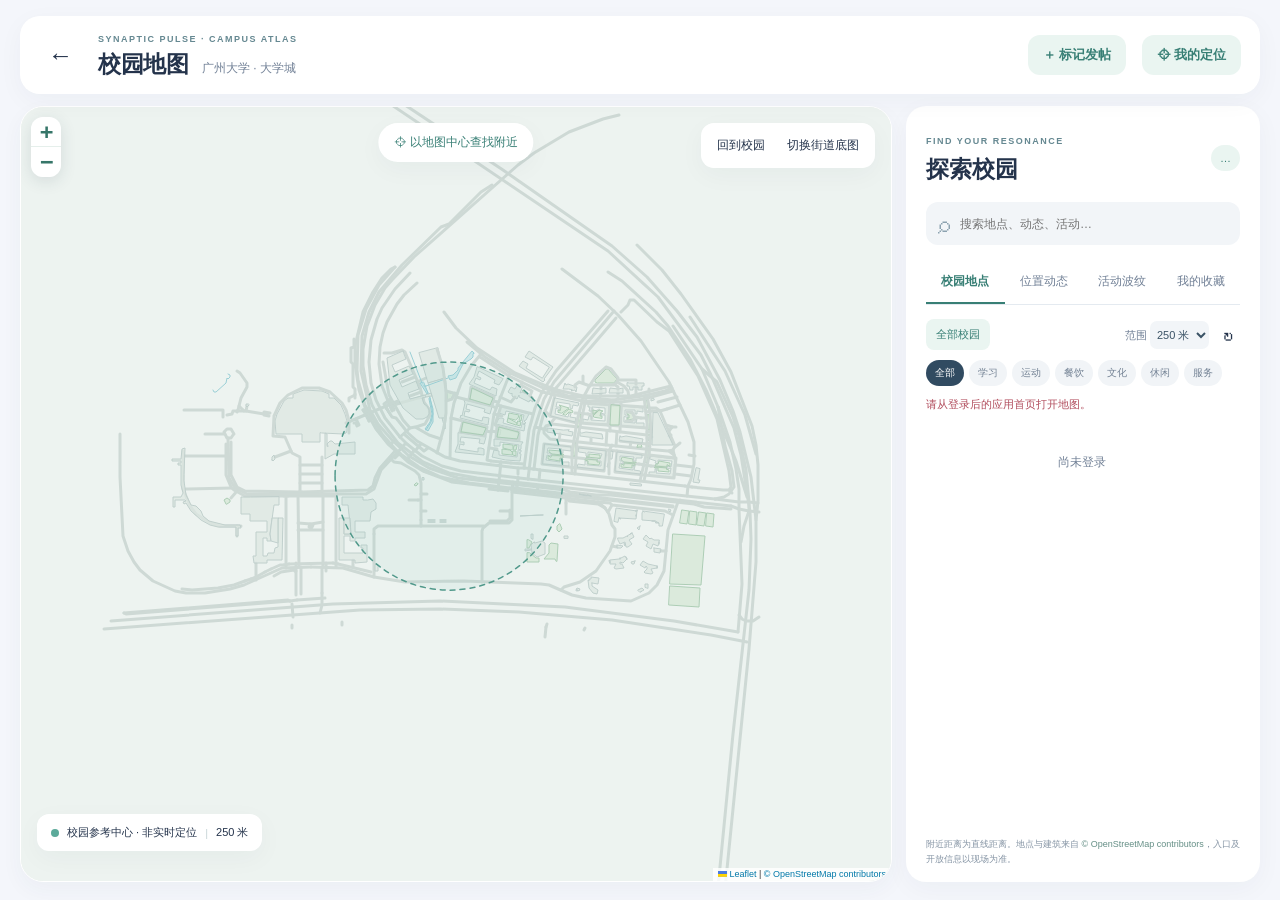
<file: client/static/campus/index.html>
<!doctype html>
<html lang="zh-CN">
<head>
  <meta charset="utf-8"><meta name="viewport" content="width=device-width,initial-scale=1,viewport-fit=cover">
  <meta name="referrer" content="strict-origin-when-cross-origin">
  <title>校园地图 · Synaptic Pulse</title>
  <link rel="stylesheet" href="vendor/leaflet.css"><link rel="stylesheet" href="map.css">
</head>
<body>
  <header class="topbar surface">
    <button id="back" class="icon-button" aria-label="返回上一页">←</button>
    <div class="brand"><span class="eyebrow">SYNAPTIC PULSE · CAMPUS ATLAS</span><h1>校园地图<span>广州大学 · 大学城</span></h1></div>
    <button id="pin" class="soft-button">＋ 标记发帖</button>
    <button id="locate" class="soft-button">⌖ 我的定位</button>
  </header>
  <main class="workspace">
    <section class="map-region" aria-label="可拖动和缩放的校园地图">
      <div id="map"></div>
      <div class="map-tools surface"><button id="reset">回到校园</button><button id="basemap">切换街道底图</button></div>
      <button id="search-center" class="center-search surface">⌖ 以地图中心查找附近</button>
      <div class="map-caption surface"><span class="legend-dot"></span><span id="center-label">校园参考中心 · 非实时定位</span><span class="divider">|</span><span id="radius-label">250 米</span></div>
    </section>
    <aside class="panel surface" aria-label="校园地点与活动">
      <div class="panel-heading"><div><span class="eyebrow">FIND YOUR RESONANCE</span><h2 id="panel-title">探索校园</h2></div><span id="place-count" class="count">…</span></div>
      <label class="search"><span aria-hidden="true">⌕</span><input id="search" type="search" maxlength="80" placeholder="搜索地点、动态、活动…" aria-label="搜索校园地点和活动"></label>
      <nav class="tabs"><button data-tab="places" class="active">校园地点</button><button data-tab="posts">位置动态</button><button data-tab="events">活动波纹</button><button data-tab="favorites">我的收藏</button></nav>
      <div class="range-row"><button id="nearby" aria-pressed="false">全部校园</button><label>范围 <select id="radius" aria-label="附近范围"><option value="250">250 米</option><option value="500">500 米</option><option value="1000">1 公里</option></select></label><button id="refresh" aria-label="刷新地图数据">↻</button></div>
      <nav id="categories" class="categories" aria-label="地点分类"></nav>
      <p id="status" role="status" aria-live="polite"></p>
      <div id="detail" hidden></div>
      <div id="list" class="results"></div>
      <footer>附近距离为直线距离。地点与建筑来自 <a href="https://www.openstreetmap.org/copyright" target="_blank" rel="noopener noreferrer">© OpenStreetMap contributors</a>，入口及开放信息以现场为准。</footer>
    </aside>
  </main>
  <script src="vendor/leaflet.js"></script><script src="vendor/uni.webview.1.5.5.js"></script><script src="map.js"></script>
</body>
</html>
</file>
<file: client/static/campus/vendor/leaflet.css>
/* required styles */

.leaflet-pane,
.leaflet-tile,
.leaflet-marker-icon,
.leaflet-marker-shadow,
.leaflet-tile-container,
.leaflet-pane > svg,
.leaflet-pane > canvas,
.leaflet-zoom-box,
.leaflet-image-layer,
.leaflet-layer {
	position: absolute;
	left: 0;
	top: 0;
	}
.leaflet-container {
	overflow: hidden;
	}
.leaflet-tile,
.leaflet-marker-icon,
.leaflet-marker-shadow {
	-webkit-user-select: none;
	   -moz-user-select: none;
	        user-select: none;
	  -webkit-user-drag: none;
	}
/* Prevents IE11 from highlighting tiles in blue */
.leaflet-tile::selection {
	background: transparent;
}
/* Safari renders non-retina tile on retina better with this, but Chrome is worse */
.leaflet-safari .leaflet-tile {
	image-rendering: -webkit-optimize-contrast;
	}
/* hack that prevents hw layers "stretching" when loading new tiles */
.leaflet-safari .leaflet-tile-container {
	width: 1600px;
	height: 1600px;
	-webkit-transform-origin: 0 0;
	}
.leaflet-marker-icon,
.leaflet-marker-shadow {
	display: block;
	}
/* .leaflet-container svg: reset svg max-width decleration shipped in Joomla! (joomla.org) 3.x */
/* .leaflet-container img: map is broken in FF if you have max-width: 100% on tiles */
.leaflet-container .leaflet-overlay-pane svg {
	max-width: none !important;
	max-height: none !important;
	}
.leaflet-container .leaflet-marker-pane img,
.leaflet-container .leaflet-shadow-pane img,
.leaflet-container .leaflet-tile-pane img,
.leaflet-container img.leaflet-image-layer,
.leaflet-container .leaflet-tile {
	max-width: none !important;
	max-height: none !important;
	width: auto;
	padding: 0;
	}

.leaflet-container img.leaflet-tile {
	/* See: https://bugs.chromium.org/p/chromium/issues/detail?id=600120 */
	mix-blend-mode: plus-lighter;
}

.leaflet-container.leaflet-touch-zoom {
	-ms-touch-action: pan-x pan-y;
	touch-action: pan-x pan-y;
	}
.leaflet-container.leaflet-touch-drag {
	-ms-touch-action: pinch-zoom;
	/* Fallback for FF which doesn't support pinch-zoom */
	touch-action: none;
	touch-action: pinch-zoom;
}
.leaflet-container.leaflet-touch-drag.leaflet-touch-zoom {
	-ms-touch-action: none;
	touch-action: none;
}
.leaflet-container {
	-webkit-tap-highlight-color: transparent;
}
.leaflet-container a {
	-webkit-tap-highlight-color: rgba(51, 181, 229, 0.4);
}
.leaflet-tile {
	filter: inherit;
	visibility: hidden;
	}
.leaflet-tile-loaded {
	visibility: inherit;
	}
.leaflet-zoom-box {
	width: 0;
	height: 0;
	-moz-box-sizing: border-box;
	     box-sizing: border-box;
	z-index: 800;
	}
/* workaround for https://bugzilla.mozilla.org/show_bug.cgi?id=888319 */
.leaflet-overlay-pane svg {
	-moz-user-select: none;
	}

.leaflet-pane         { z-index: 400; }

.leaflet-tile-pane    { z-index: 200; }
.leaflet-overlay-pane { z-index: 400; }
.leaflet-shadow-pane  { z-index: 500; }
.leaflet-marker-pane  { z-index: 600; }
.leaflet-tooltip-pane   { z-index: 650; }
.leaflet-popup-pane   { z-index: 700; }

.leaflet-map-pane canvas { z-index: 100; }
.leaflet-map-pane svg    { z-index: 200; }

.leaflet-vml-shape {
	width: 1px;
	height: 1px;
	}
.lvml {
	behavior: url(#default#VML);
	display: inline-block;
	position: absolute;
	}


/* control positioning */

.leaflet-control {
	position: relative;
	z-index: 800;
	pointer-events: visiblePainted; /* IE 9-10 doesn't have auto */
	pointer-events: auto;
	}
.leaflet-top,
.leaflet-bottom {
	position: absolute;
	z-index: 1000;
	pointer-events: none;
	}
.leaflet-top {
	top: 0;
	}
.leaflet-right {
	right: 0;
	}
.leaflet-bottom {
	bottom: 0;
	}
.leaflet-left {
	left: 0;
	}
.leaflet-control {
	float: left;
	clear: both;
	}
.leaflet-right .leaflet-control {
	float: right;
	}
.leaflet-top .leaflet-control {
	margin-top: 10px;
	}
.leaflet-bottom .leaflet-control {
	margin-bottom: 10px;
	}
.leaflet-left .leaflet-control {
	margin-left: 10px;
	}
.leaflet-right .leaflet-control {
	margin-right: 10px;
	}


/* zoom and fade animations */

.leaflet-fade-anim .leaflet-popup {
	opacity: 0;
	-webkit-transition: opacity 0.2s linear;
	   -moz-transition: opacity 0.2s linear;
	        transition: opacity 0.2s linear;
	}
.leaflet-fade-anim .leaflet-map-pane .leaflet-popup {
	opacity: 1;
	}
.leaflet-zoom-animated {
	-webkit-transform-origin: 0 0;
	    -ms-transform-origin: 0 0;
	        transform-origin: 0 0;
	}
svg.leaflet-zoom-animated {
	will-change: transform;
}

.leaflet-zoom-anim .leaflet-zoom-animated {
	-webkit-transition: -webkit-transform 0.25s cubic-bezier(0,0,0.25,1);
	   -moz-transition:    -moz-transform 0.25s cubic-bezier(0,0,0.25,1);
	        transition:         transform 0.25s cubic-bezier(0,0,0.25,1);
	}
.leaflet-zoom-anim .leaflet-tile,
.leaflet-pan-anim .leaflet-tile {
	-webkit-transition: none;
	   -moz-transition: none;
	        transition: none;
	}

.leaflet-zoom-anim .leaflet-zoom-hide {
	visibility: hidden;
	}


/* cursors */

.leaflet-interactive {
	cursor: pointer;
	}
.leaflet-grab {
	cursor: -webkit-grab;
	cursor:    -moz-grab;
	cursor:         grab;
	}
.leaflet-crosshair,
.leaflet-crosshair .leaflet-interactive {
	cursor: crosshair;
	}
.leaflet-popup-pane,
.leaflet-control {
	cursor: auto;
	}
.leaflet-dragging .leaflet-grab,
.leaflet-dragging .leaflet-grab .leaflet-interactive,
.leaflet-dragging .leaflet-marker-draggable {
	cursor: move;
	cursor: -webkit-grabbing;
	cursor:    -moz-grabbing;
	cursor:         grabbing;
	}

/* marker & overlays interactivity */
.leaflet-marker-icon,
.leaflet-marker-shadow,
.leaflet-image-layer,
.leaflet-pane > svg path,
.leaflet-tile-container {
	pointer-events: none;
	}

.leaflet-marker-icon.leaflet-interactive,
.leaflet-image-layer.leaflet-interactive,
.leaflet-pane > svg path.leaflet-interactive,
svg.leaflet-image-layer.leaflet-interactive path {
	pointer-events: visiblePainted; /* IE 9-10 doesn't have auto */
	pointer-events: auto;
	}

/* visual tweaks */

.leaflet-container {
	background: #ddd;
	outline-offset: 1px;
	}
.leaflet-container a {
	color: #0078A8;
	}
.leaflet-zoom-box {
	border: 2px dotted #38f;
	background: rgba(255,255,255,0.5);
	}


/* general typography */
.leaflet-container {
	font-family: "Helvetica Neue", Arial, Helvetica, sans-serif;
	font-size: 12px;
	font-size: 0.75rem;
	line-height: 1.5;
	}


/* general toolbar styles */

.leaflet-bar {
	box-shadow: 0 1px 5px rgba(0,0,0,0.65);
	border-radius: 4px;
	}
.leaflet-bar a {
	background-color: #fff;
	border-bottom: 1px solid #ccc;
	width: 26px;
	height: 26px;
	line-height: 26px;
	display: block;
	text-align: center;
	text-decoration: none;
	color: black;
	}
.leaflet-bar a,
.leaflet-control-layers-toggle {
	background-position: 50% 50%;
	background-repeat: no-repeat;
	display: block;
	}
.leaflet-bar a:hover,
.leaflet-bar a:focus {
	background-color: #f4f4f4;
	}
.leaflet-bar a:first-child {
	border-top-left-radius: 4px;
	border-top-right-radius: 4px;
	}
.leaflet-bar a:last-child {
	border-bottom-left-radius: 4px;
	border-bottom-right-radius: 4px;
	border-bottom: none;
	}
.leaflet-bar a.leaflet-disabled {
	cursor: default;
	background-color: #f4f4f4;
	color: #bbb;
	}

.leaflet-touch .leaflet-bar a {
	width: 30px;
	height: 30px;
	line-height: 30px;
	}
.leaflet-touch .leaflet-bar a:first-child {
	border-top-left-radius: 2px;
	border-top-right-radius: 2px;
	}
.leaflet-touch .leaflet-bar a:last-child {
	border-bottom-left-radius: 2px;
	border-bottom-right-radius: 2px;
	}

/* zoom control */

.leaflet-control-zoom-in,
.leaflet-control-zoom-out {
	font: bold 18px 'Lucida Console', Monaco, monospace;
	text-indent: 1px;
	}

.leaflet-touch .leaflet-control-zoom-in, .leaflet-touch .leaflet-control-zoom-out  {
	font-size: 22px;
	}


/* layers control */

.leaflet-control-layers {
	box-shadow: 0 1px 5px rgba(0,0,0,0.4);
	background: #fff;
	border-radius: 5px;
	}
.leaflet-control-layers-toggle {
	background-image: url(images/layers.png);
	width: 36px;
	height: 36px;
	}
.leaflet-retina .leaflet-control-layers-toggle {
	background-image: url(images/layers-2x.png);
	background-size: 26px 26px;
	}
.leaflet-touch .leaflet-control-layers-toggle {
	width: 44px;
	height: 44px;
	}
.leaflet-control-layers .leaflet-control-layers-list,
.leaflet-control-layers-expanded .leaflet-control-layers-toggle {
	display: none;
	}
.leaflet-control-layers-expanded .leaflet-control-layers-list {
	display: block;
	position: relative;
	}
.leaflet-control-layers-expanded {
	padding: 6px 10px 6px 6px;
	color: #333;
	background: #fff;
	}
.leaflet-control-layers-scrollbar {
	overflow-y: scroll;
	overflow-x: hidden;
	padding-right: 5px;
	}
.leaflet-control-layers-selector {
	margin-top: 2px;
	position: relative;
	top: 1px;
	}
.leaflet-control-layers label {
	display: block;
	font-size: 13px;
	font-size: 1.08333em;
	}
.leaflet-control-layers-separator {
	height: 0;
	border-top: 1px solid #ddd;
	margin: 5px -10px 5px -6px;
	}

/* Default icon URLs */
.leaflet-default-icon-path { /* used only in path-guessing heuristic, see L.Icon.Default */
	background-image: url(images/marker-icon.png);
	}


/* attribution and scale controls */

.leaflet-container .leaflet-control-attribution {
	background: #fff;
	background: rgba(255, 255, 255, 0.8);
	margin: 0;
	}
.leaflet-control-attribution,
.leaflet-control-scale-line {
	padding: 0 5px;
	color: #333;
	line-height: 1.4;
	}
.leaflet-control-attribution a {
	text-decoration: none;
	}
.leaflet-control-attribution a:hover,
.leaflet-control-attribution a:focus {
	text-decoration: underline;
	}
.leaflet-attribution-flag {
	display: inline !important;
	vertical-align: baseline !important;
	width: 1em;
	height: 0.6669em;
	}
.leaflet-left .leaflet-control-scale {
	margin-left: 5px;
	}
.leaflet-bottom .leaflet-control-scale {
	margin-bottom: 5px;
	}
.leaflet-control-scale-line {
	border: 2px solid #777;
	border-top: none;
	line-height: 1.1;
	padding: 2px 5px 1px;
	white-space: nowrap;
	-moz-box-sizing: border-box;
	     box-sizing: border-box;
	background: rgba(255, 255, 255, 0.8);
	text-shadow: 1px 1px #fff;
	}
.leaflet-control-scale-line:not(:first-child) {
	border-top: 2px solid #777;
	border-bottom: none;
	margin-top: -2px;
	}
.leaflet-control-scale-line:not(:first-child):not(:last-child) {
	border-bottom: 2px solid #777;
	}

.leaflet-touch .leaflet-control-attribution,
.leaflet-touch .leaflet-control-layers,
.leaflet-touch .leaflet-bar {
	box-shadow: none;
	}
.leaflet-touch .leaflet-control-layers,
.leaflet-touch .leaflet-bar {
	border: 2px solid rgba(0,0,0,0.2);
	background-clip: padding-box;
	}


/* popup */

.leaflet-popup {
	position: absolute;
	text-align: center;
	margin-bottom: 20px;
	}
.leaflet-popup-content-wrapper {
	padding: 1px;
	text-align: left;
	border-radius: 12px;
	}
.leaflet-popup-content {
	margin: 13px 24px 13px 20px;
	line-height: 1.3;
	font-size: 13px;
	font-size: 1.08333em;
	min-height: 1px;
	}
.leaflet-popup-content p {
	margin: 17px 0;
	margin: 1.3em 0;
	}
.leaflet-popup-tip-container {
	width: 40px;
	height: 20px;
	position: absolute;
	left: 50%;
	margin-top: -1px;
	margin-left: -20px;
	overflow: hidden;
	pointer-events: none;
	}
.leaflet-popup-tip {
	width: 17px;
	height: 17px;
	padding: 1px;

	margin: -10px auto 0;
	pointer-events: auto;

	-webkit-transform: rotate(45deg);
	   -moz-transform: rotate(45deg);
	    -ms-transform: rotate(45deg);
	        transform: rotate(45deg);
	}
.leaflet-popup-content-wrapper,
.leaflet-popup-tip {
	background: white;
	color: #333;
	box-shadow: 0 3px 14px rgba(0,0,0,0.4);
	}
.leaflet-container a.leaflet-popup-close-button {
	position: absolute;
	top: 0;
	right: 0;
	border: none;
	text-align: center;
	width: 24px;
	height: 24px;
	font: 16px/24px Tahoma, Verdana, sans-serif;
	color: #757575;
	text-decoration: none;
	background: transparent;
	}
.leaflet-container a.leaflet-popup-close-button:hover,
.leaflet-container a.leaflet-popup-close-button:focus {
	color: #585858;
	}
.leaflet-popup-scrolled {
	overflow: auto;
	}

.leaflet-oldie .leaflet-popup-content-wrapper {
	-ms-zoom: 1;
	}
.leaflet-oldie .leaflet-popup-tip {
	width: 24px;
	margin: 0 auto;

	-ms-filter: "progid:DXImageTransform.Microsoft.Matrix(M11=0.70710678, M12=0.70710678, M21=-0.70710678, M22=0.70710678)";
	filter: progid:DXImageTransform.Microsoft.Matrix(M11=0.70710678, M12=0.70710678, M21=-0.70710678, M22=0.70710678);
	}

.leaflet-oldie .leaflet-control-zoom,
.leaflet-oldie .leaflet-control-layers,
.leaflet-oldie .leaflet-popup-content-wrapper,
.leaflet-oldie .leaflet-popup-tip {
	border: 1px solid #999;
	}


/* div icon */

.leaflet-div-icon {
	background: #fff;
	border: 1px solid #666;
	}


/* Tooltip */
/* Base styles for the element that has a tooltip */
.leaflet-tooltip {
	position: absolute;
	padding: 6px;
	background-color: #fff;
	border: 1px solid #fff;
	border-radius: 3px;
	color: #222;
	white-space: nowrap;
	-webkit-user-select: none;
	-moz-user-select: none;
	-ms-user-select: none;
	user-select: none;
	pointer-events: none;
	box-shadow: 0 1px 3px rgba(0,0,0,0.4);
	}
.leaflet-tooltip.leaflet-interactive {
	cursor: pointer;
	pointer-events: auto;
	}
.leaflet-tooltip-top:before,
.leaflet-tooltip-bottom:before,
.leaflet-tooltip-left:before,
.leaflet-tooltip-right:before {
	position: absolute;
	pointer-events: none;
	border: 6px solid transparent;
	background: transparent;
	content: "";
	}

/* Directions */

.leaflet-tooltip-bottom {
	margin-top: 6px;
}
.leaflet-tooltip-top {
	margin-top: -6px;
}
.leaflet-tooltip-bottom:before,
.leaflet-tooltip-top:before {
	left: 50%;
	margin-left: -6px;
	}
.leaflet-tooltip-top:before {
	bottom: 0;
	margin-bottom: -12px;
	border-top-color: #fff;
	}
.leaflet-tooltip-bottom:before {
	top: 0;
	margin-top: -12px;
	margin-left: -6px;
	border-bottom-color: #fff;
	}
.leaflet-tooltip-left {
	margin-left: -6px;
}
.leaflet-tooltip-right {
	margin-left: 6px;
}
.leaflet-tooltip-left:before,
.leaflet-tooltip-right:before {
	top: 50%;
	margin-top: -6px;
	}
.leaflet-tooltip-left:before {
	right: 0;
	margin-right: -12px;
	border-left-color: #fff;
	}
.leaflet-tooltip-right:before {
	left: 0;
	margin-left: -12px;
	border-right-color: #fff;
	}

/* Printing */

@media print {
	/* Prevent printers from removing background-images of controls. */
	.leaflet-control {
		-webkit-print-color-adjust: exact;
		print-color-adjust: exact;
		}
	}
</file>
<file: client/static/campus/map.css>
:root{font-family:Inter,"Segoe UI","PingFang SC","Microsoft YaHei",sans-serif;color:#24334b;background:#f4f6fb;--surface:#fff;--line:#e4eaf0;--muted:#718096;--accent:#387f75;--soft:#eaf5f1;--panel-width:354px}
*{box-sizing:border-box}body{margin:0;overflow:hidden}button,input,select{font:inherit}button{cursor:pointer;border:0;color:inherit;background:none;transition:background .15s,box-shadow .15s}button:focus-visible,a:focus-visible,input:focus-visible,select:focus-visible{outline:3px solid #75b7cd;outline-offset:2px}button:disabled{opacity:.55;cursor:wait}[hidden]{display:none!important}.surface{background:var(--surface);border:1px solid rgba(255,255,255,.8);box-shadow:0 7px 26px #2437530a;border-radius:20px}
.topbar{position:relative;z-index:500;display:flex;align-items:center;gap:16px;margin:16px 20px 12px;padding:13px 18px;height:78px}.brand{flex:1}.eyebrow{font-size:9px;letter-spacing:1.5px;font-weight:700;color:#658891}h1{font-size:23px;letter-spacing:-.5px;margin:4px 0 0;line-height:28px}h1 span{font-size:12px;letter-spacing:0;font-weight:400;color:var(--muted);margin-left:14px}.icon-button{font-size:25px;padding:6px 9px;border-radius:12px}.soft-button{border-radius:12px;background:var(--soft);color:var(--accent);font-size:13px;padding:11px 15px;font-weight:600}.workspace{display:grid;grid-template-columns:minmax(0,1fr) var(--panel-width);gap:14px;padding:0 20px 18px;height:calc(100vh - 106px);height:calc(100dvh - 106px)}
.map-region{position:relative;min-width:0;overflow:hidden;border-radius:23px;border:1px solid #fff;box-shadow:0 8px 22px #35515c0b;background:#edf3f0}#map{width:100%;height:100%;background:#edf3f0}.map-tools{position:absolute;z-index:450;top:16px;right:16px;padding:5px;border-radius:13px;display:flex;gap:2px}.map-tools button{padding:8px 10px;font-size:12px;border-radius:9px}.map-tools button:hover,.icon-button:hover{background:var(--soft)}.center-search{position:absolute;z-index:450;top:16px;left:50%;transform:translateX(-50%);padding:10px 15px;border-radius:24px;font-size:12px;color:var(--accent);white-space:nowrap}.map-caption{position:absolute;z-index:450;bottom:30px;left:16px;font-size:11px;padding:10px 13px;border-radius:12px;display:flex;align-items:center;gap:8px;pointer-events:none}.legend-dot{width:8px;height:8px;border-radius:50%;background:#5caa9a}.divider{color:#c8d4d7}.leaflet-control-zoom{border:0!important;border-radius:12px!important;overflow:hidden;box-shadow:0 4px 16px #273c5020!important}.leaflet-control-zoom a{color:#367669!important;border-bottom-color:#e5efeb!important}.leaflet-control-attribution{font-size:9px!important}.leaflet-tooltip{background:#fffffff0;border:0;border-radius:8px;box-shadow:0 4px 16px #32445c12;font:12px "Microsoft YaHei",sans-serif;color:#2b4050}
.panel{display:flex;flex-direction:column;min-height:0;padding:23px 19px 14px;overflow:hidden}.panel-heading{display:flex;align-items:center;justify-content:space-between;margin-bottom:17px}.panel-heading h2{font-size:23px;margin:6px 0 0}.count{background:var(--soft);font-size:11px;padding:7px 9px;color:var(--accent);border-radius:20px}.search{display:flex;align-items:center;gap:8px;padding:0 12px;background:#f2f5f8;border-radius:12px;height:43px;flex-shrink:0}.search span{font-size:24px;color:#8ca2b0}.search input{width:100%;min-width:0;border:0;background:none;color:#24334b;font-size:12px;outline:none}.tabs{display:flex;border-bottom:1px solid var(--line);margin-top:16px;flex-shrink:0}.tabs button{flex:1;padding:12px 4px;font-size:12px;color:var(--muted);border-bottom:2px solid transparent}.tabs button.active{color:var(--accent);font-weight:700;border-bottom-color:var(--accent)}.range-row{display:flex;align-items:center;gap:8px;font-size:11px;margin:14px 0 10px;flex-shrink:0}.range-row>button:first-child{background:var(--soft);color:var(--accent);padding:8px 10px;border-radius:8px}.range-row label{margin-left:auto;color:var(--muted)}select{font-size:11px;border:0;background:#f2f5f8;border-radius:7px;padding:7px 3px;color:#3b5366}.range-row>button:last-child{font-size:21px;padding:3px 6px}.categories{display:flex;gap:5px;flex-wrap:wrap;flex-shrink:0}.categories button{padding:6px 9px;border-radius:20px;font-size:10px;background:#f1f4f7;color:#738294}.categories button.active{background:#314b61;color:#fff}#status{font-size:11px;line-height:18px;color:var(--accent);margin:9px 0;flex-shrink:0}#status:empty{margin:4px 0}#status.error{color:#b14c5c}.results{flex:1;overflow:auto;overscroll-behavior:contain;min-height:50px;padding-right:3px}.place-card{display:flex;gap:11px;align-items:center;width:100%;text-align:left;padding:13px 5px;border-bottom:1px solid var(--line)}.place-card:hover{background:#edf6f275}.place-card.selected{background:var(--soft);border-radius:12px}.place-symbol{width:37px;height:37px;flex-shrink:0;border-radius:12px;background:var(--soft);color:var(--accent);display:grid;place-items:center;font-size:17px}.place-copy{flex:1;min-width:0}.place-name{display:block;font-size:13px;font-weight:600;line-height:19px}.place-meta{display:block;font-size:10px;color:var(--muted);margin-top:5px;line-height:16px}.place-distance{font-size:10px;color:#698985;white-space:nowrap}.empty{padding:30px 8px;font-size:12px;color:var(--muted);line-height:21px;text-align:center}.event-card{padding:14px 4px;border-bottom:1px solid var(--line)}.event-title{font-size:13px;font-weight:700;line-height:20px;margin:0}.event-meta{font-size:11px;line-height:18px;color:var(--muted);margin:5px 0}.event-actions{display:flex;gap:8px;flex-wrap:wrap}.event-actions button,.detail-actions button{background:var(--soft);color:var(--accent);font-size:11px;padding:8px 10px;border-radius:9px}.event-actions button.primary,.detail-actions button.primary{color:#fff;background:#314b61}
#detail{flex:1;overflow:auto;padding:11px 1px;min-height:0}#detail h3{font-size:20px;line-height:28px;margin:10px 0}#detail p{font-size:12px;line-height:20px;color:var(--muted);margin:8px 0}.detail-close{font-size:12px;color:var(--accent);padding:4px 0}.detail-actions{display:flex;gap:8px;flex-wrap:wrap;margin:14px 0 17px}footer{font-size:9px;line-height:15px;color:#8594a4;margin-top:10px;flex-shrink:0}footer a{color:#658f86;text-decoration:none}.map-marker{background:none;border:0}.marker-dot{display:grid;place-items:center;width:31px;height:31px;border:3px solid #fff;border-radius:50%;background:#438c7f;color:#fff;font-size:13px;box-shadow:0 3px 12px #304e5930;position:relative}.marker-dot.study{background:#668ec4}.marker-dot.sport{background:#ab9161}.marker-dot.food{background:#c58874}.marker-dot.culture{background:#957cba}.marker-dot.service{background:#76939e}.marker-dot.pulse:before{content:"";position:absolute;inset:-8px;border:2px solid #ba9bea;border-radius:50%;animation:pulse 2.5s ease-out infinite}.marker-dot.selected{outline:3px solid #294a60;outline-offset:2px}.marker-dot.pulse{background:#9b76bf}.you-marker{width:15px;height:15px;border-radius:50%;background:#378cca;border:3px solid #fff;box-shadow:0 0 0 5px #378cca33}
body.glass{background:radial-gradient(at 10% 10%,#d7f6ed,transparent 48%),radial-gradient(at 90% 20%,#ddd8fb,transparent 50%),#eaf1f9;--surface:#ffffff8c;--line:#ffffffa8}.glass .surface{backdrop-filter:blur(24px) saturate(145%);box-shadow:0 12px 32px #31506c12,inset 0 1px #ffffffb8}.glass .search,.glass select{background:#ffffff80}.glass .categories button{background:#ffffff99}.glass .categories button.active{background:#314b61dd}.glass .place-card.selected{background:#d6f5ecaa}
@keyframes pulse{0%{transform:scale(.6);opacity:.8}100%{transform:scale(1.7);opacity:0}}@media(prefers-reduced-motion:reduce){.marker-dot.pulse:before{animation:none}}
@media(max-width:1100px){:root{--panel-width:320px}.center-search{top:64px}.map-tools{left:58px;right:auto}.topbar{margin:10px 12px;height:72px}.workspace{padding:0 12px 12px;height:calc(100vh - 92px);gap:10px}.panel{padding:19px 15px}}
@media(max-width:680px){body{overflow:auto}.topbar{margin:8px 8px 7px;padding:11px 10px;gap:7px;height:66px}.eyebrow{font-size:8px;letter-spacing:1px}h1{font-size:20px;line-height:23px}h1 span{display:none}.soft-button{font-size:11px;padding:10px}.workspace{display:flex;flex-direction:column;height:calc(100vh - 81px);height:calc(100dvh - 81px);padding:0 8px 8px;gap:8px;min-height:550px}.map-region{flex:1;min-height:235px;border-radius:18px}.panel{height:44%;min-height:285px;border-radius:18px;padding:13px 14px 9px}.panel-heading{margin-bottom:9px}.panel-heading .eyebrow{display:none}.panel-heading h2{font-size:18px;margin:0}.count{padding:5px 8px}.search{height:36px}.tabs{margin-top:6px}.tabs button{padding:9px 4px}.range-row{margin:8px 0 6px}.categories{flex-wrap:nowrap;overflow:auto}.categories button{white-space:nowrap;padding:5px 8px}.place-card{padding:10px 3px}.map-tools{top:10px;left:50px}.map-tools button{font-size:10px;padding:7px}.center-search{top:55px;font-size:11px;padding:8px 11px}.map-caption{font-size:9px;left:10px;bottom:22px;padding:8px 10px}.panel footer{font-size:8px;line-height:12px;margin-top:7px}#detail h3{font-size:17px;margin:5px 0}#detail p{font-size:11px;line-height:18px}.detail-actions{margin:9px 0}.icon-button{padding:6px;font-size:23px}.leaflet-tooltip{font-size:10px}.map-tools.surface{border-radius:11px}}

.marker-dot.post-dot{background:#aa789d}.marker-dot.chosen-dot{background:#e48d5b;width:35px;height:35px;outline:4px solid #e48d5b30}.point-name{width:100%;padding:11px;border:1px solid var(--line);border-radius:10px;background:var(--surface);color:inherit;font-size:12px}.post-title{font-size:13px;font-weight:700;text-align:left;padding:0;color:var(--accent)}.post-copy{font-size:12px;line-height:20px;white-space:pre-wrap;overflow-wrap:anywhere;max-height:120px;overflow:auto}.post-grid{display:grid;grid-template-columns:repeat(3,minmax(0,1fr));gap:5px;margin:10px 0}.post-photo{padding:0;aspect-ratio:1;border-radius:8px;overflow:hidden;background:var(--soft)}.post-photo img{display:block;width:100%;height:100%;object-fit:cover}
@media(max-width:680px){.topbar{gap:4px}.topbar .soft-button{font-size:10px;padding:9px 6px}.brand .eyebrow{display:none}.post-grid{grid-template-columns:repeat(3,minmax(0,1fr))}}
</file>
